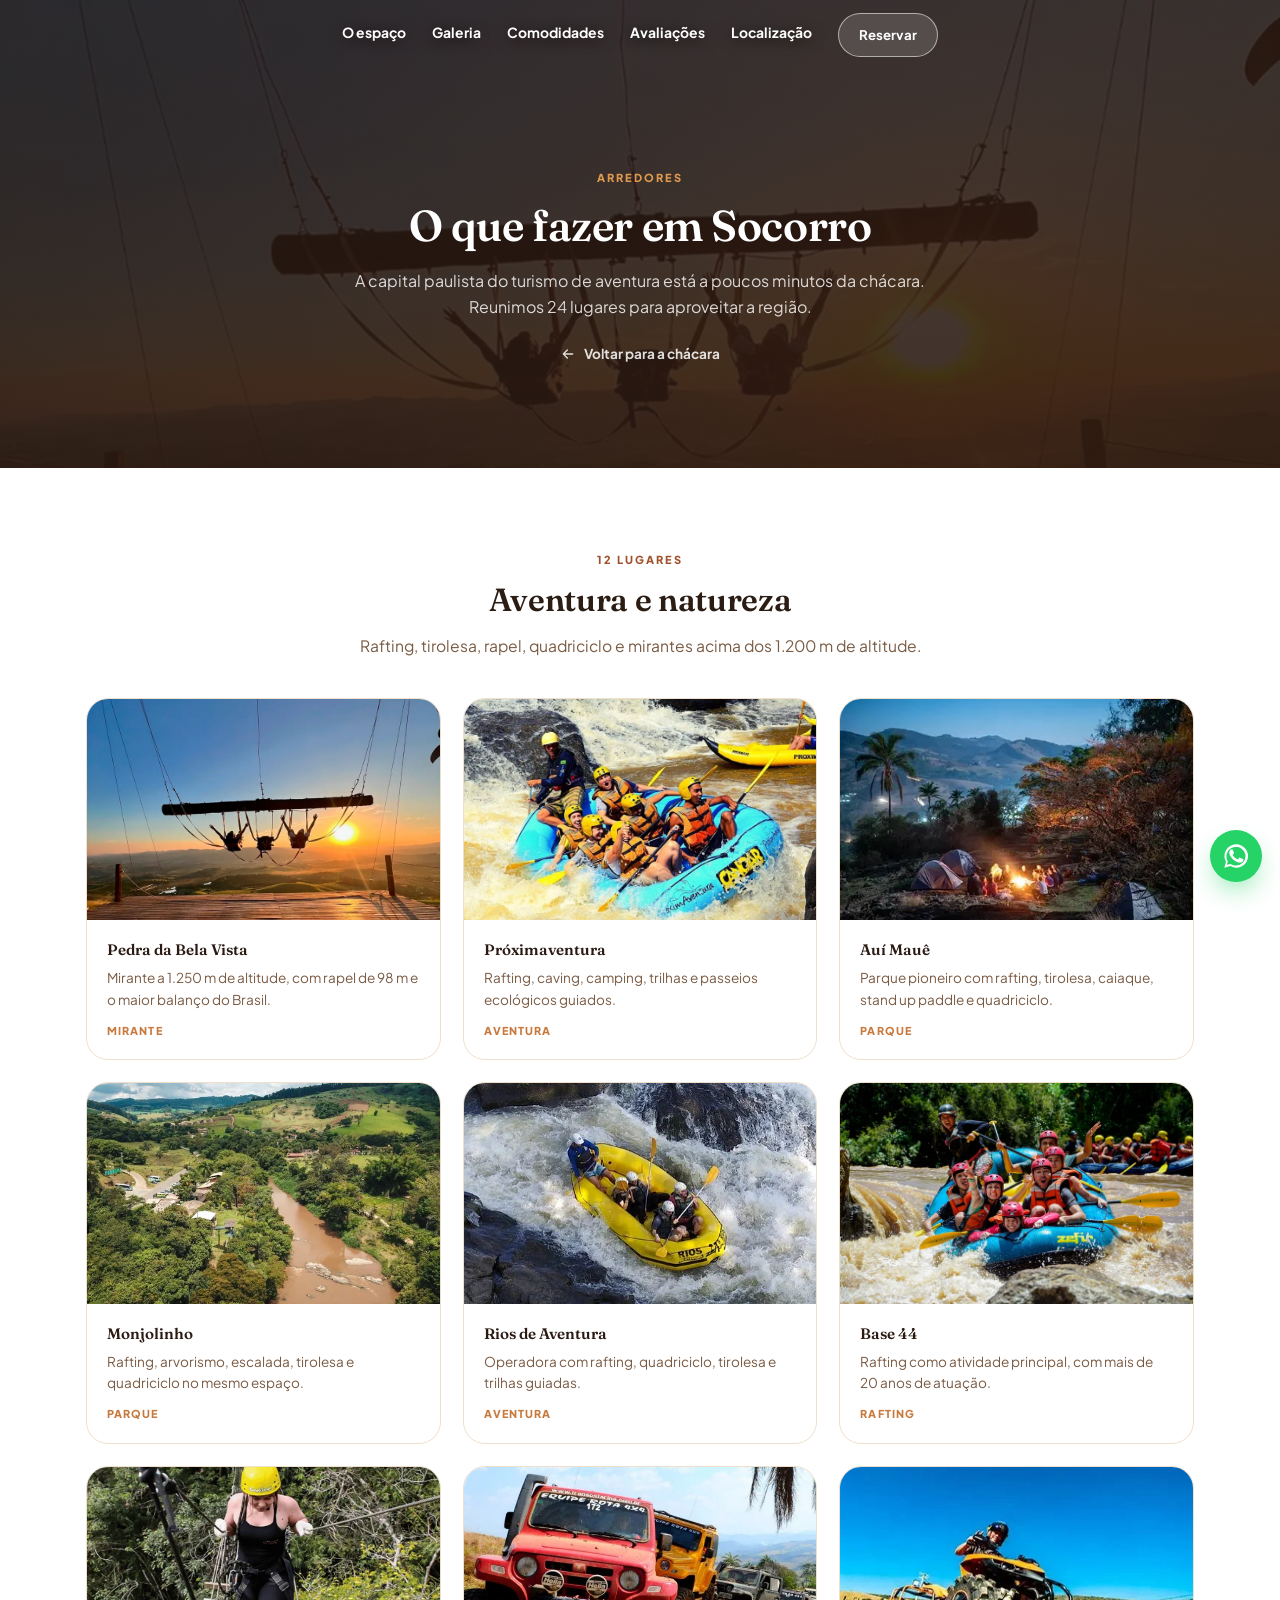
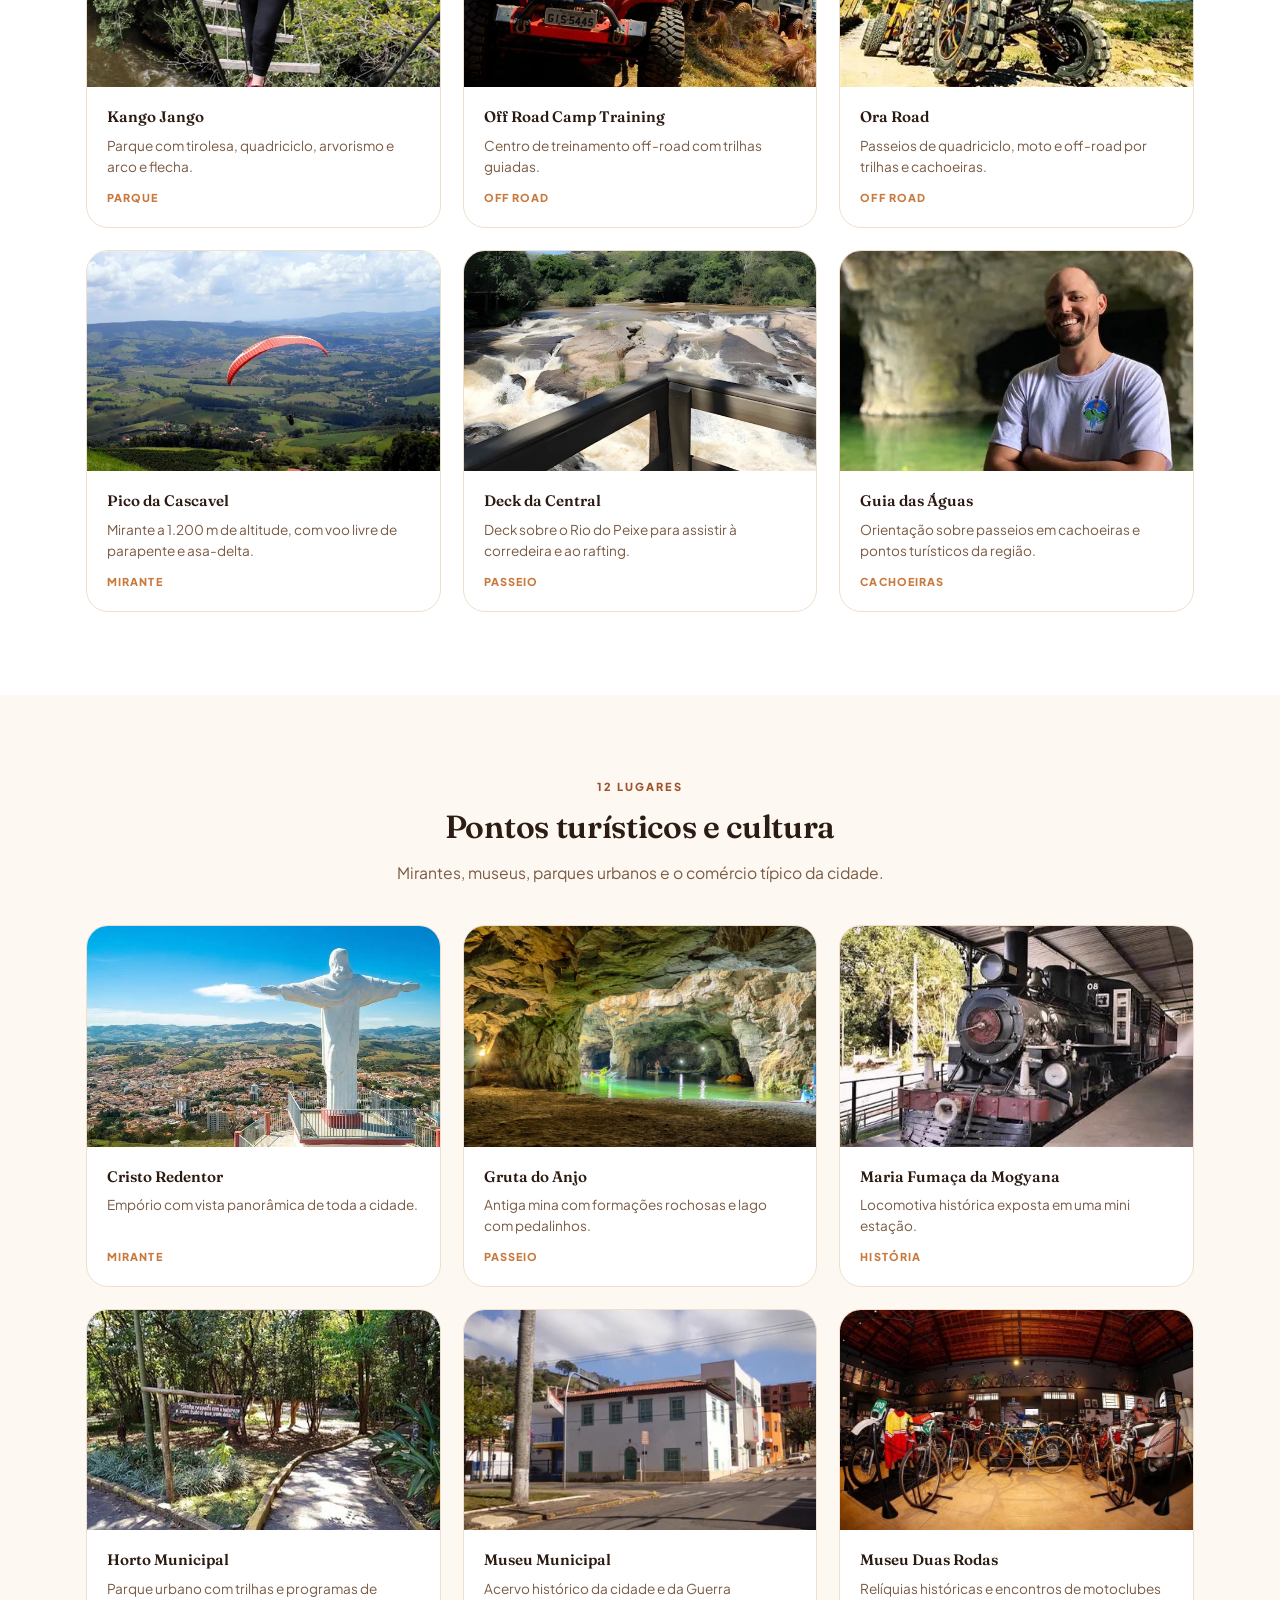
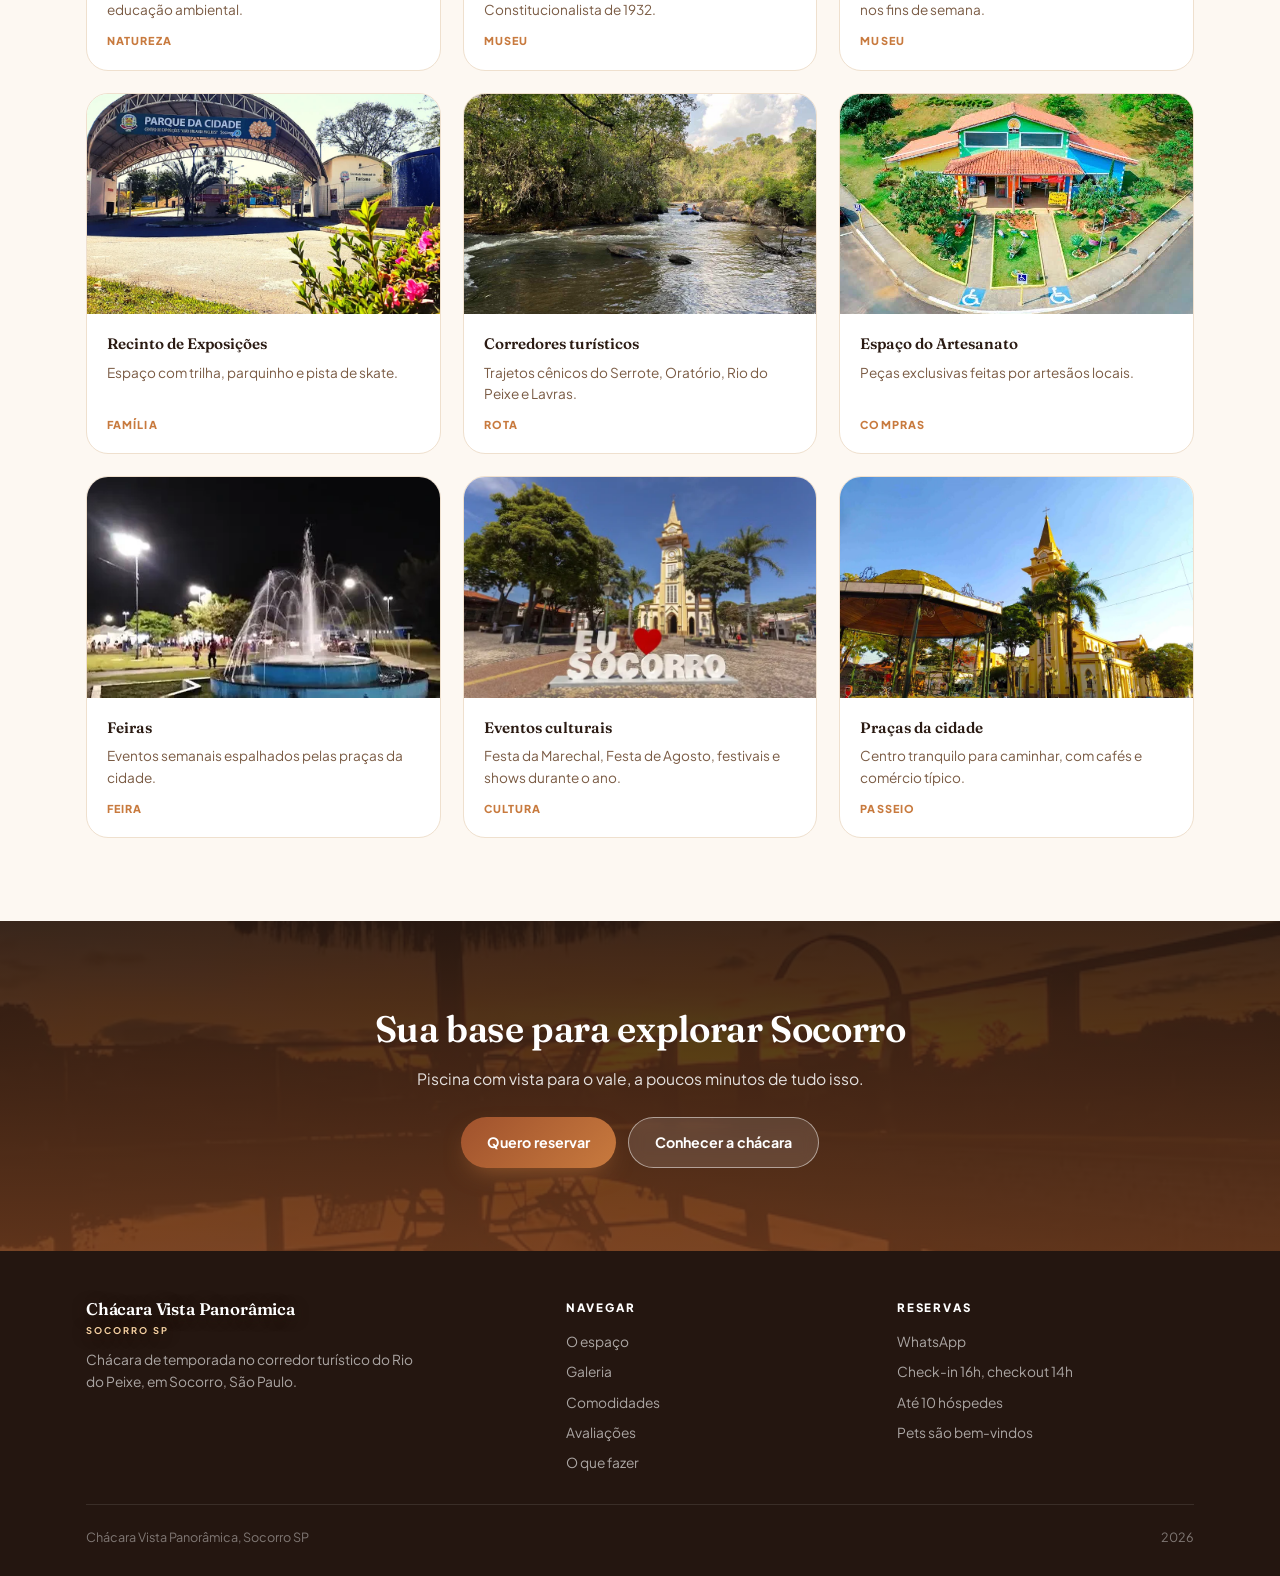
<file: o-que-fazer.html>
<!DOCTYPE html>
<html lang="pt-BR">
<head>
<meta charset="UTF-8">
<meta name="viewport" content="width=device-width, initial-scale=1">
<title>O que fazer em Socorro SP | Chácara Vista Panorâmica</title>
<meta name="description" content="Guia com 24 atrações de Socorro SP: parques de aventura, rafting, tirolesa, mirantes, museus e pontos turísticos, a poucos minutos da chácara.">
<meta name="theme-color" content="#6B3A1E">
<link rel="icon" href="data:image/svg+xml,%3Csvg xmlns='http://www.w3.org/2000/svg' viewBox='0 0 24 24' fill='none' stroke='%23C87A3E' stroke-width='2' stroke-linecap='round' stroke-linejoin='round'%3E%3Cpath d='M3 20h18'/%3E%3Cpath d='M5 20V9l7-5 7 5v11'/%3E%3Cpath d='M9 20v-6h6v6'/%3E%3C/svg%3E">

<link rel="preconnect" href="https://fonts.googleapis.com">
<link rel="preconnect" href="https://fonts.gstatic.com" crossorigin>
<link href="https://fonts.googleapis.com/css2?family=Fraunces:opsz,wght@9..144,400;9..144,600&family=Plus+Jakarta+Sans:wght@400;500;600;700;800&display=swap" rel="stylesheet">
<link rel="stylesheet" href="assets/css/style.css">
</head>
<body>

<!-- ============ NAV ============ -->
<header class="nav" id="nav">
  <div class="nav-inner">
    <nav class="nav-links" id="menu">
      <a href="index.html#espaco">O espaço</a>
      <a href="index.html#galeria">Galeria</a>
      <a href="index.html#comodidades">Comodidades</a>
      <a href="index.html#avaliacoes">Avaliações</a>
      <a href="index.html#localizacao">Localização</a>
      <button type="button" class="btn btn-ghost nav-cta" data-modal="reserva">Reservar</button>
    </nav>
    <button class="burger" id="burger" aria-label="Abrir menu" aria-expanded="false"><span></span></button>
  </div>
</header>

<!-- ============ HERO INTERNO ============ -->
<section class="hero-int">
  <div class="hero-bg">
    <img src="assets/socorro/pedra-bela-vista.webp" alt="Vista da Pedra da Bela Vista, em Socorro" fetchpriority="high">
  </div>
  <div class="wrap">
    <span class="eyebrow">Arredores</span>
    <h1>O que fazer em Socorro</h1>
    <p>
      A capital paulista do turismo de aventura está a poucos minutos da chácara.
      Reunimos 24 lugares para aproveitar a região.
    </p>
    <a class="voltar" href="index.html">
      <svg viewBox="0 0 24 24"><path d="M19 12H5M11 18l-6-6 6-6"/></svg>
      Voltar para a chácara
    </a>
  </div>
</section>

<!-- ============ AVENTURA ============ -->
<section>
  <div class="wrap">
    <div class="sec-head center rv">
      <span class="eyebrow">12 lugares</span>
      <h2>Aventura e natureza</h2>
      <p class="lead">Rafting, tirolesa, rapel, quadriciclo e mirantes acima dos 1.200 m de altitude.</p>
    </div>

    <div class="grid-3">
      <article class="at-card rv">
        <div class="ph"><img src="assets/socorro/pedra-bela-vista.webp" alt="Pedra da Bela Vista" loading="lazy"></div>
        <div class="at-body"><b>Pedra da Bela Vista</b><p>Mirante a 1.250 m de altitude, com rapel de 98 m e o maior balanço do Brasil.</p><span class="at-tag">Mirante</span></div>
      </article>
      <article class="at-card rv" data-d="1">
        <div class="ph"><img src="assets/socorro/proximaventura.webp" alt="Próximaventura" loading="lazy"></div>
        <div class="at-body"><b>Próximaventura</b><p>Rafting, caving, camping, trilhas e passeios ecológicos guiados.</p><span class="at-tag">Aventura</span></div>
      </article>
      <article class="at-card rv" data-d="2">
        <div class="ph"><img src="assets/socorro/aui-maue.webp" alt="Auí Mauê" loading="lazy"></div>
        <div class="at-body"><b>Auí Mauê</b><p>Parque pioneiro com rafting, tirolesa, caiaque, stand up paddle e quadriciclo.</p><span class="at-tag">Parque</span></div>
      </article>

      <article class="at-card rv">
        <div class="ph"><img src="assets/socorro/monjolinho.webp" alt="Monjolinho" loading="lazy"></div>
        <div class="at-body"><b>Monjolinho</b><p>Rafting, arvorismo, escalada, tirolesa e quadriciclo no mesmo espaço.</p><span class="at-tag">Parque</span></div>
      </article>
      <article class="at-card rv" data-d="1">
        <div class="ph"><img src="assets/socorro/rios-de-aventura.webp" alt="Rios de Aventura" loading="lazy"></div>
        <div class="at-body"><b>Rios de Aventura</b><p>Operadora com rafting, quadriciclo, tirolesa e trilhas guiadas.</p><span class="at-tag">Aventura</span></div>
      </article>
      <article class="at-card rv" data-d="2">
        <div class="ph"><img src="assets/socorro/base-44.webp" alt="Base 44" loading="lazy"></div>
        <div class="at-body"><b>Base 44</b><p>Rafting como atividade principal, com mais de 20 anos de atuação.</p><span class="at-tag">Rafting</span></div>
      </article>

      <article class="at-card rv">
        <div class="ph"><img src="assets/socorro/kango-jango.webp" alt="Kango Jango" loading="lazy"></div>
        <div class="at-body"><b>Kango Jango</b><p>Parque com tirolesa, quadriciclo, arvorismo e arco e flecha.</p><span class="at-tag">Parque</span></div>
      </article>
      <article class="at-card rv" data-d="1">
        <div class="ph"><img src="assets/socorro/off-road.webp" alt="Off Road Camp Training" loading="lazy"></div>
        <div class="at-body"><b>Off Road Camp Training</b><p>Centro de treinamento off-road com trilhas guiadas.</p><span class="at-tag">Off road</span></div>
      </article>
      <article class="at-card rv" data-d="2">
        <div class="ph"><img src="assets/socorro/ora-road.webp" alt="Ora Road" loading="lazy"></div>
        <div class="at-body"><b>Ora Road</b><p>Passeios de quadriciclo, moto e off-road por trilhas e cachoeiras.</p><span class="at-tag">Off road</span></div>
      </article>

      <article class="at-card rv">
        <div class="ph"><img src="assets/socorro/pico-cascavel.webp" alt="Pico da Cascavel" loading="lazy"></div>
        <div class="at-body"><b>Pico da Cascavel</b><p>Mirante a 1.200 m de altitude, com voo livre de parapente e asa-delta.</p><span class="at-tag">Mirante</span></div>
      </article>
      <article class="at-card rv" data-d="1">
        <div class="ph"><img src="assets/socorro/deck-central.webp" alt="Deck da Central" loading="lazy"></div>
        <div class="at-body"><b>Deck da Central</b><p>Deck sobre o Rio do Peixe para assistir à corredeira e ao rafting.</p><span class="at-tag">Passeio</span></div>
      </article>
      <article class="at-card rv" data-d="2">
        <div class="ph"><img src="assets/socorro/guia-aguas.webp" alt="Guia das Águas" loading="lazy"></div>
        <div class="at-body"><b>Guia das Águas</b><p>Orientação sobre passeios em cachoeiras e pontos turísticos da região.</p><span class="at-tag">Cachoeiras</span></div>
      </article>
    </div>
  </div>
</section>

<!-- ============ PONTOS TURÍSTICOS ============ -->
<section style="background:var(--papel)">
  <div class="wrap">
    <div class="sec-head center rv">
      <span class="eyebrow">12 lugares</span>
      <h2>Pontos turísticos e cultura</h2>
      <p class="lead">Mirantes, museus, parques urbanos e o comércio típico da cidade.</p>
    </div>

    <div class="grid-3">
      <article class="at-card rv">
        <div class="ph"><img src="assets/socorro/cristo-redentor.webp" alt="Cristo Redentor de Socorro" loading="lazy"></div>
        <div class="at-body"><b>Cristo Redentor</b><p>Empório com vista panorâmica de toda a cidade.</p><span class="at-tag">Mirante</span></div>
      </article>
      <article class="at-card rv" data-d="1">
        <div class="ph"><img src="assets/socorro/gruta-do-anjo.webp" alt="Gruta do Anjo" loading="lazy"></div>
        <div class="at-body"><b>Gruta do Anjo</b><p>Antiga mina com formações rochosas e lago com pedalinhos.</p><span class="at-tag">Passeio</span></div>
      </article>
      <article class="at-card rv" data-d="2">
        <div class="ph"><img src="assets/socorro/maria-fumaca.webp" alt="Maria Fumaça da Mogyana" loading="lazy"></div>
        <div class="at-body"><b>Maria Fumaça da Mogyana</b><p>Locomotiva histórica exposta em uma mini estação.</p><span class="at-tag">História</span></div>
      </article>

      <article class="at-card rv">
        <div class="ph"><img src="assets/socorro/horto.webp" alt="Horto Municipal" loading="lazy"></div>
        <div class="at-body"><b>Horto Municipal</b><p>Parque urbano com trilhas e programas de educação ambiental.</p><span class="at-tag">Natureza</span></div>
      </article>
      <article class="at-card rv" data-d="1">
        <div class="ph"><img src="assets/socorro/museu-municipal.webp" alt="Museu Municipal" loading="lazy"></div>
        <div class="at-body"><b>Museu Municipal</b><p>Acervo histórico da cidade e da Guerra Constitucionalista de 1932.</p><span class="at-tag">Museu</span></div>
      </article>
      <article class="at-card rv" data-d="2">
        <div class="ph"><img src="assets/socorro/museu-duas-rodas.webp" alt="Museu Duas Rodas" loading="lazy"></div>
        <div class="at-body"><b>Museu Duas Rodas</b><p>Relíquias históricas e encontros de motoclubes nos fins de semana.</p><span class="at-tag">Museu</span></div>
      </article>

      <article class="at-card rv">
        <div class="ph"><img src="assets/socorro/parque-da-cidade.webp" alt="Recinto de Exposições" loading="lazy"></div>
        <div class="at-body"><b>Recinto de Exposições</b><p>Espaço com trilha, parquinho e pista de skate.</p><span class="at-tag">Família</span></div>
      </article>
      <article class="at-card rv" data-d="1">
        <div class="ph"><img src="assets/socorro/corredores.webp" alt="Corredores turísticos de Socorro" loading="lazy"></div>
        <div class="at-body"><b>Corredores turísticos</b><p>Trajetos cênicos do Serrote, Oratório, Rio do Peixe e Lavras.</p><span class="at-tag">Rota</span></div>
      </article>
      <article class="at-card rv" data-d="2">
        <div class="ph"><img src="assets/socorro/artesanato.webp" alt="Espaço do Artesanato" loading="lazy"></div>
        <div class="at-body"><b>Espaço do Artesanato</b><p>Peças exclusivas feitas por artesãos locais.</p><span class="at-tag">Compras</span></div>
      </article>

      <article class="at-card rv">
        <div class="ph"><img src="assets/socorro/feiras.webp" alt="Feiras de Socorro" loading="lazy"></div>
        <div class="at-body"><b>Feiras</b><p>Eventos semanais espalhados pelas praças da cidade.</p><span class="at-tag">Feira</span></div>
      </article>
      <article class="at-card rv" data-d="1">
        <div class="ph"><img src="assets/socorro/igreja-matriz.webp" alt="Igreja Matriz de Socorro" loading="lazy"></div>
        <div class="at-body"><b>Eventos culturais</b><p>Festa da Marechal, Festa de Agosto, festivais e shows durante o ano.</p><span class="at-tag">Cultura</span></div>
      </article>
      <article class="at-card rv" data-d="2">
        <div class="ph"><img src="assets/socorro/pracas.webp" alt="Praças de Socorro" loading="lazy"></div>
        <div class="at-body"><b>Praças da cidade</b><p>Centro tranquilo para caminhar, com cafés e comércio típico.</p><span class="at-tag">Passeio</span></div>
      </article>
    </div>
  </div>
</section>

<!-- ============ CTA ============ -->
<section class="cta">
  <div class="cta-bg"><img src="assets/fotos/piscina-10.webp" alt="" aria-hidden="true" loading="lazy"></div>
  <div class="wrap cta-inner">
    <div class="rv">
      <h2>Sua base para explorar Socorro</h2>
      <p>Piscina com vista para o vale, a poucos minutos de tudo isso.</p>
      <div class="cta-btns">
        <button type="button" class="btn btn-primary" data-modal="reserva">Quero reservar</button>
        <a class="btn btn-ghost" href="index.html#galeria">Conhecer a chácara</a>
      </div>
    </div>
  </div>
</section>

<!-- ============ FOOTER ============ -->
<footer>
  <div class="wrap">
    <div class="f-grid">
      <div>
        <a href="index.html" class="logo">
          <span>Chácara Vista Panorâmica<small>Socorro SP</small></span>
        </a>
        <p style="max-width:34ch">
          Chácara de temporada no corredor turístico do Rio do Peixe, em Socorro, São Paulo.
        </p>
      </div>
      <div>
        <h4>Navegar</h4>
        <ul>
          <li><a href="index.html#espaco">O espaço</a></li>
          <li><a href="index.html#galeria">Galeria</a></li>
          <li><a href="index.html#comodidades">Comodidades</a></li>
          <li><a href="index.html#avaliacoes">Avaliações</a></li>
          <li><a href="o-que-fazer.html">O que fazer</a></li>
        </ul>
      </div>
      <div>
        <h4>Reservas</h4>
        <ul>
          <li><a href="https://wa.me/5519994013782" target="_blank" rel="noopener">WhatsApp</a></li>
          <li>Check-in 16h, checkout 14h</li>
          <li>Até 10 hóspedes</li>
          <li>Pets são bem-vindos</li>
        </ul>
      </div>
    </div>
    <div class="f-bottom">
      <span>Chácara Vista Panorâmica, Socorro SP</span>
      <span id="ano"></span>
    </div>
  </div>
</footer>

<a class="float-wa" href="https://wa.me/5519994013782?text=Ol%C3%A1%20Bruna!%20Vi%20o%20site%20da%20ch%C3%A1cara%20e%20queria%20saber%20sobre%20disponibilidade." target="_blank" rel="noopener" aria-label="Falar no WhatsApp">
  <svg viewBox="0 0 24 24"><path d="M17.5 14.4c-.3-.2-1.8-.9-2-1-.3-.1-.5-.2-.7.1s-.8 1-.9 1.2c-.2.2-.3.2-.6.1-.3-.2-1.3-.5-2.4-1.5-.9-.8-1.5-1.8-1.6-2.1-.2-.3 0-.4.1-.6l.5-.5c.1-.2.2-.3.3-.5 0-.2 0-.4 0-.5 0-.2-.7-1.6-.9-2.2-.2-.6-.5-.5-.7-.5h-.6c-.2 0-.5.1-.8.4s-1 1-1 2.5 1.1 2.9 1.2 3.1c.2.2 2.1 3.2 5.1 4.5.7.3 1.3.5 1.7.6.7.2 1.4.2 1.9.1.6-.1 1.8-.7 2-1.4.3-.7.3-1.3.2-1.4-.1-.2-.3-.2-.6-.4zM12 2a10 10 0 00-8.6 15L2 22l5.2-1.4A10 10 0 1012 2zm0 18.2c-1.6 0-3.1-.4-4.4-1.2l-.3-.2-3.1.8.8-3-.2-.3A8.2 8.2 0 1120.2 12 8.2 8.2 0 0112 20.2z"/></svg>
</a>

<!-- ============ POP-UP DE RESERVA ============ -->
<div class="modal" id="modalReserva" role="dialog" aria-modal="true" aria-labelledby="tituloReserva">
  <div class="modal-box">
    <div class="modal-head">
      <div>
        <h3 id="tituloReserva">Vamos reservar?</h3>
        <p>Preencha e abrimos o WhatsApp com tudo pronto.</p>
      </div>
      <button type="button" class="modal-x" data-fechar aria-label="Fechar"><svg viewBox="0 0 24 24"><path d="M6 6l12 12M18 6L6 18"/></svg></button>
    </div>

    <form id="formReserva" novalidate>
      <div class="duo">
        <div class="campo"><label for="rIn">Check-in</label><input type="date" id="rIn" name="checkin"></div>
        <div class="campo"><label for="rOut">Check-out</label><input type="date" id="rOut" name="checkout"></div>
      </div>

      <div class="campo">
        <label>Quantos hóspedes?</label>
        <div class="opcoes">
          <input type="radio" name="hospedes" id="h1" value="1"><label for="h1">1</label>
          <input type="radio" name="hospedes" id="h2" value="2" checked><label for="h2">2</label>
          <input type="radio" name="hospedes" id="h3" value="3"><label for="h3">3</label>
          <input type="radio" name="hospedes" id="h4" value="4"><label for="h4">4</label>
          <input type="radio" name="hospedes" id="h5" value="5 a 6"><label for="h5">5 a 6</label>
          <input type="radio" name="hospedes" id="h6" value="7 a 10"><label for="h6">7 a 10</label>
          <input type="radio" name="hospedes" id="h7" value="mais de 10"><label for="h7">10+</label>
        </div>
      </div>

      <div class="campo">
        <label>O que você procura? (opcional)</label>
        <div class="opcoes">
          <input type="radio" name="perfil" id="p0" value="" checked><label for="p0">Não informar</label>
          <input type="radio" name="perfil" id="p1" value="Casa inteira"><label for="p1">Casa inteira</label>
          <input type="radio" name="perfil" id="p2" value="Família"><label for="p2">Família</label>
          <input type="radio" name="perfil" id="p3" value="A dois"><label for="p3">A dois</label>
          <input type="radio" name="perfil" id="p4" value="Amigos"><label for="p4">Amigos</label>
          <input type="radio" name="perfil" id="p5" value="Evento"><label for="p5">Evento</label>
        </div>
      </div>

      <div class="campo"><label for="rNome">Seu nome</label><input type="text" id="rNome" name="nome" placeholder="Como podemos te chamar?" autocomplete="name"></div>
      <div class="campo"><label for="rObs">Observação (opcional)</label><textarea id="rObs" name="obs" placeholder="Ex.: chegada após as 22h, precisa de berço"></textarea></div>

      <div class="previa">
        <h4>Prévia da mensagem</h4>
        <pre id="previaTexto"></pre>
      </div>

      <div class="modal-acoes">
        <button type="button" class="btn-voltar" data-fechar>Voltar</button>
        <button type="submit" class="btn btn-wa">
          Enviar no WhatsApp
          <svg viewBox="0 0 24 24" fill="currentColor"><path d="M17.5 14.4c-.3-.2-1.8-.9-2-1-.3-.1-.5-.2-.7.1s-.8 1-.9 1.2c-.2.2-.3.2-.6.1-.3-.2-1.3-.5-2.4-1.5-.9-.8-1.5-1.8-1.6-2.1-.2-.3 0-.4.1-.6l.5-.5c.1-.2.2-.3.3-.5 0-.2 0-.4 0-.5 0-.2-.7-1.6-.9-2.2-.2-.6-.5-.5-.7-.5h-.6c-.2 0-.5.1-.8.4s-1 1-1 2.5 1.1 2.9 1.2 3.1c.2.2 2.1 3.2 5.1 4.5.7.3 1.3.5 1.7.6.7.2 1.4.2 1.9.1.6-.1 1.8-.7 2-1.4.3-.7.3-1.3.2-1.4-.1-.2-.3-.2-.6-.4zM12 2a10 10 0 00-8.6 15L2 22l5.2-1.4A10 10 0 1012 2z"/></svg>
        </button>
      </div>

      <p class="modal-pe">Bairro do Rio do Peixe, Socorro SP</p>
    </form>
  </div>
</div>

<script src="assets/js/site.js"></script>
</body>
</html>
</file>
<file: assets/css/style.css>
/* ===================================================================
   CHACARA VISTA PANORAMICA  |  Socorro / SP
   Folha de estilo unica, usada por index.html e o-que-fazer.html
   =================================================================== */

:root{
  /* Paleta tirada da foto do por do sol da chacara */
  --sol-900:#2A1A12;
  --sol-800:#412414;
  --sol-700:#6B3A1E;
  --sol-600:#A0522D;
  --sol-500:#C87A3E;
  --sol-400:#E09A4F;
  --sol-300:#F5B45F;
  --sol-200:#F8D3A3;
  --sol-100:#FBEBD6;
  --sol-50:#FDF6EE;
  --agua:#3E8E96;

  --branco:#FFFFFF;
  --papel:#FDF8F2;
  --texto:#2C1D14;
  --texto-suave:#7A5B44;
  --borda:#EFE0CE;
  --dourado:#F5A623;

  --sombra-sm:0 2px 10px rgba(107,58,30,.08);
  --sombra:0 14px 40px -14px rgba(107,58,30,.24);

  --raio:16px;
  --raio-lg:22px;
  --max:1160px;
  --nav-h:70px;
  --gap:22px;
}

*{margin:0;padding:0;box-sizing:border-box}
html{scroll-behavior:smooth;scroll-padding-top:84px;-webkit-text-size-adjust:100%}
body{
  font-family:'Plus Jakarta Sans',-apple-system,BlinkMacSystemFont,'Segoe UI',sans-serif;
  color:var(--texto);background:var(--branco);
  line-height:1.62;overflow-x:hidden;font-size:15.5px;
}
img{display:block;max-width:100%}
a{color:inherit;text-decoration:none}
button{font:inherit;cursor:pointer;border:none;background:none;color:inherit}
::selection{background:var(--sol-500);color:#fff}

.wrap{width:100%;max-width:var(--max);margin-inline:auto;padding-inline:26px}

/* line-height folgado de proposito: a Fraunces tem descidas longas no g, no p,
   no y e no cedilha, e com 1.2 elas encostavam no bloco de baixo */
h1,h2,h3{font-family:'Fraunces',Georgia,serif;font-weight:600;line-height:1.28;letter-spacing:-.01em}
h2{font-size:clamp(1.5rem,2.7vw,2rem)}
h3{font-size:1.05rem;line-height:1.42}

.eyebrow{
  display:block;font-size:.69rem;font-weight:800;letter-spacing:.18em;text-transform:uppercase;
  color:var(--sol-600);margin-bottom:11px;font-family:'Plus Jakarta Sans',sans-serif;
}
.lead{color:var(--texto-suave);font-size:.98rem;max-width:56ch}

section{padding:clamp(56px,6.5vw,88px) 0;position:relative}
.sec-head{max-width:600px;margin-bottom:40px}
.sec-head.center{margin-inline:auto;text-align:center}
.sec-head.center .lead{margin-inline:auto}
.sec-head p{margin-top:12px}

/* ---------- Botoes ---------- */
.btn{
  display:inline-flex;align-items:center;justify-content:center;gap:9px;
  padding:13px 26px;border-radius:100px;font-weight:700;font-size:.89rem;white-space:nowrap;
  transition:transform .25s cubic-bezier(.34,1.4,.5,1),box-shadow .25s,background .25s,color .25s,border-color .25s;
}
.btn svg{width:17px;height:17px;flex-shrink:0}
.btn-primary{background:linear-gradient(135deg,var(--sol-600),var(--sol-500));color:#fff;box-shadow:0 10px 26px -10px rgba(200,122,62,.65)}
.btn-primary:hover{transform:translateY(-3px);box-shadow:0 18px 34px -12px rgba(200,122,62,.75)}

/* Brilho lento atravessando os CTAs */
.btn-primary,.btn-wa{position:relative;overflow:hidden}
.btn-primary::after,.btn-wa::after{
  content:"";position:absolute;top:-20%;left:-70%;width:42%;height:140%;
  background:linear-gradient(100deg,transparent,rgba(255,255,255,.5),transparent);
  transform:skewX(-22deg);pointer-events:none;
  animation:brilho 5.5s cubic-bezier(.4,0,.2,1) infinite;
}
.btn-wa::after{animation-delay:1.2s}
@keyframes brilho{
  0%{left:-70%}
  38%{left:135%}
  100%{left:135%}
}
.btn-ghost{background:rgba(255,255,255,.12);color:#fff;border:1.5px solid rgba(255,255,255,.5);backdrop-filter:blur(8px)}
.btn-ghost:hover{background:#fff;color:var(--sol-700);transform:translateY(-3px);border-color:#fff}
.btn-outline{background:#fff;color:var(--sol-700);border:1.5px solid var(--borda);box-shadow:var(--sombra-sm)}
.btn-outline:hover{border-color:var(--sol-400);transform:translateY(-3px);box-shadow:var(--sombra)}

/* ---------- Navegacao ---------- */
.nav{position:fixed;inset:0 0 auto 0;z-index:90;height:var(--nav-h);display:flex;align-items:center;transition:background .35s,box-shadow .35s}
.nav-inner{width:100%;max-width:var(--max);margin-inline:auto;padding-inline:26px;display:flex;align-items:center;justify-content:center;gap:26px}
/* Transparente sobre o hero, com texto branco e sombra para leitura */
.nav{background:transparent;box-shadow:none}
.logo{
  display:flex;align-items:center;font-family:'Fraunces',serif;font-weight:600;font-size:1.05rem;
  color:#fff;transition:color .35s;line-height:1.3;letter-spacing:-.01em;
  text-shadow:0 2px 14px rgba(42,26,18,.85);
}
.logo small{display:block;font-family:'Plus Jakarta Sans',sans-serif;font-size:.58rem;font-weight:700;letter-spacing:.22em;text-transform:uppercase;color:var(--sol-200);margin-top:3px}
.nav-links{display:flex;gap:26px;align-items:center;justify-content:center}
.nav-links a:not(.btn){
  font-size:.87rem;font-weight:700;color:#fff;transition:color .25s;
  position:relative;padding-bottom:3px;
  text-shadow:0 2px 14px rgba(42,26,18,.9);
}
.nav-links a:not(.btn)::after{
  content:"";position:absolute;left:0;bottom:0;height:2px;width:0;border-radius:2px;
  background:linear-gradient(90deg,var(--sol-400),var(--sol-200));transition:width .3s;
}
.nav-links a:not(.btn):hover{color:var(--sol-200)}
.nav-links a:not(.btn):hover::after{width:100%}
.nav-cta{padding:10px 20px;font-size:.83rem;text-shadow:none}
.nav .btn-ghost{
  background:rgba(255,255,255,.14);border-color:rgba(255,255,255,.55);color:#fff;
  backdrop-filter:blur(10px);box-shadow:none;
}
.nav .btn-ghost:hover{background:#fff;color:var(--sol-700);border-color:#fff}

/* Ao rolar: vidro claro com texto azul */
.nav.solid{
  background:rgba(255,255,255,.94);
  backdrop-filter:blur(18px) saturate(180%);
  box-shadow:0 1px 0 var(--borda),0 8px 26px -18px rgba(42,26,18,.4);
}
.nav.solid .logo{color:var(--sol-900);text-shadow:none}
.nav.solid .logo small{color:var(--sol-600)}
.nav.solid .nav-links a:not(.btn){color:var(--sol-800);text-shadow:none}
.nav.solid .nav-links a:not(.btn)::after{background:linear-gradient(90deg,var(--sol-600),var(--sol-400))}
.nav.solid .nav-links a:not(.btn):hover{color:var(--sol-600)}
.nav.solid .btn-ghost{
  background:linear-gradient(135deg,var(--sol-600),var(--sol-500));
  border-color:transparent;color:#fff;box-shadow:0 10px 22px -10px rgba(200,122,62,.6);
}

.burger{display:none;width:42px;height:42px;border-radius:11px;place-items:center}
.burger span{display:block;width:22px;height:2.5px;background:#fff;border-radius:2px;position:relative;transition:background .3s;box-shadow:0 1px 8px rgba(42,26,18,.7)}
.burger span::before,.burger span::after{content:"";position:absolute;left:0;width:22px;height:2.5px;background:inherit;border-radius:2px;transition:transform .3s;box-shadow:inherit}
.burger span::before{top:-6.5px}.burger span::after{top:6.5px}
.nav.solid .burger span,.nav.solid .burger span::before,.nav.solid .burger span::after{background:var(--sol-800);box-shadow:none}
.nav.open .burger span{background:transparent!important}
.nav.open .burger span::before{transform:translateY(6px) rotate(45deg);background:var(--sol-900)}
.nav.open .burger span::after{transform:translateY(-6px) rotate(-45deg);background:var(--sol-900)}

/* ---------- HERO ---------- */
/* min-height em duas linhas, e nesta ordem. Ver a explicacao no bloco mobile. */
.hero{position:relative;min-height:100vh;min-height:100lvh;display:flex;align-items:center;padding:calc(var(--nav-h) + 40px) 0 60px;overflow:hidden;background:var(--sol-900)}
.hero-bg{position:absolute;inset:0}
/* display:contents tira o <picture> do layout, entao a <img> continua sendo
   filha direta de .hero-bg e as regras abaixo valem sem mudanca */
.hero-bg picture{display:contents}
/* Sem animacao de zoom. A que existia aqui comecava em scale(1.08) e levava
   20 segundos para chegar em scale(1): nos primeiros segundos a foto aparecia
   8% ampliada, ou seja, com cerca de 4% cortado de cada lado. A imagem que
   entra e a imagem que aparece, sem corte e sem movimento. */
.hero-bg img{width:100%;height:100%;object-fit:cover;object-position:center 45%}
/* Degrade azul apenas do lado esquerdo: a foto fica limpa a direita */
.hero-bg::after{
  content:"";position:absolute;inset:0;
  background:linear-gradient(90deg,
    rgba(42,26,18,.94) 0%,
    rgba(65,36,20,.86) 22%,
    rgba(107,58,30,.5) 44%,
    rgba(107,58,30,.16) 62%,
    transparent 80%);
}
.hero-inner{position:relative;z-index:2;width:100%;max-width:var(--max);margin-inline:auto;padding:0 26px}
.hero-content{max-width:560px;text-align:left;display:flex;flex-direction:column;align-items:flex-start}
.hero-selo{
  display:inline-flex;align-items:center;gap:8px;margin-bottom:22px;
  padding:8px 18px;border-radius:100px;
  background:rgba(255,255,255,.13);border:1px solid rgba(255,255,255,.3);backdrop-filter:blur(10px);
  color:#fff;font-size:.72rem;font-weight:700;letter-spacing:.14em;text-transform:uppercase;
}
.hero-selo svg{width:13px;height:13px;stroke:var(--sol-300);fill:none;stroke-width:2;stroke-linecap:round;stroke-linejoin:round}
.hero h1{font-size:clamp(2rem,4.6vw,3.2rem);color:#fff;letter-spacing:-.02em;text-shadow:0 6px 34px rgba(42,26,18,.5)}
.hero h1 span{display:block;color:var(--sol-200)}
.hero p.sub{color:rgba(255,255,255,.9);font-size:clamp(.96rem,1.4vw,1.06rem);margin:18px 0 30px;max-width:44ch;text-shadow:0 2px 18px rgba(42,26,18,.6)}
.hero-ctas{display:flex;flex-wrap:wrap;gap:12px}

/* Faixa de beneficios logo abaixo do hero */
.faixa-benef{
  background:linear-gradient(135deg,var(--sol-800),var(--sol-600) 55%,var(--sol-500));
  overflow:hidden;padding:0;
}
.benef-linha{display:flex;overflow:hidden;padding:15px 0}
.benef-track{display:flex;flex-shrink:0;animation:corre 40s linear infinite}
.benef-track span{
  display:inline-flex;align-items:center;white-space:nowrap;
  font-size:.85rem;font-weight:700;color:#fff;letter-spacing:.04em;
}
.benef-track span::after{content:"";width:5px;height:5px;border-radius:50%;background:rgba(255,255,255,.55);margin:0 22px;flex-shrink:0}

/* Hero interno (paginas secundarias) */
.hero-int{position:relative;min-height:52vh;display:flex;align-items:center;background:var(--sol-900);padding:calc(var(--nav-h) + 56px) 0 56px;overflow:hidden}
.hero-int .hero-bg::after{background:linear-gradient(180deg,rgba(42,26,18,.82),rgba(42,26,18,.9))}
.hero-int .wrap{position:relative;z-index:2;text-align:center}
.hero-int h1{font-size:clamp(1.9rem,3.8vw,2.7rem);color:#fff;margin-bottom:14px}
.hero-int p{color:rgba(255,255,255,.82);max-width:52ch;margin-inline:auto;font-size:1rem}
.hero-int .eyebrow{color:var(--sol-400)}
.voltar{display:inline-flex;align-items:center;gap:8px;margin-top:24px;font-size:.85rem;font-weight:700;color:#fff;opacity:.85;transition:opacity .25s,gap .25s}
.voltar:hover{opacity:1;gap:12px}
.voltar svg{width:16px;height:16px;stroke:currentColor;fill:none;stroke-width:2;stroke-linecap:round;stroke-linejoin:round}

/* ---------- Sobre (colunas de altura identica) ---------- */
.sobre{background:var(--branco)}
.sobre-grid{display:grid;grid-template-columns:1fr 1fr;gap:clamp(32px,4.5vw,58px);align-items:stretch}
.sobre-txt{display:flex;flex-direction:column;justify-content:center}
.sobre-txt p{margin-top:14px;color:var(--texto-suave);font-size:.98rem;max-width:52ch}
.sobre-chips{display:grid;grid-template-columns:repeat(4,1fr);gap:10px;margin-top:26px}
.sobre-chips div{background:var(--sol-50);border:1px solid var(--borda);border-radius:14px;padding:14px 10px;text-align:center}
.sobre-chips b{display:block;font-family:'Fraunces',serif;font-size:1.2rem;color:var(--sol-700);line-height:1}
.sobre-chips small{display:block;margin-top:5px;font-size:.66rem;color:var(--texto-suave);font-weight:700;letter-spacing:.06em;text-transform:uppercase}
.sobre-art{position:relative;border-radius:var(--raio-lg);overflow:hidden;box-shadow:var(--sombra)}
.sobre-art img{position:absolute;inset:0;width:100%;height:100%;object-fit:cover}

/* ---------- Cards genericos ---------- */
.grid-3{display:grid;grid-template-columns:repeat(3,1fr);gap:var(--gap);grid-auto-rows:1fr}
.grid-2{display:grid;grid-template-columns:repeat(2,1fr);gap:var(--gap);grid-auto-rows:1fr}

.perks{background:linear-gradient(180deg,var(--sol-50),#fff)}
.perk{background:#fff;border:1px solid var(--borda);border-radius:var(--raio-lg);padding:26px 24px;display:flex;flex-direction:column;transition:transform .4s cubic-bezier(.22,1,.36,1),box-shadow .4s,border-color .4s}
.perk:hover{transform:translateY(-6px);box-shadow:var(--sombra);border-color:var(--sol-200)}
.perk-ico{width:44px;height:44px;border-radius:12px;display:grid;place-items:center;margin-bottom:15px;background:linear-gradient(140deg,var(--sol-100),var(--sol-200))}
.perk-ico svg{width:22px;height:22px;stroke:var(--sol-700);fill:none;stroke-width:1.7;stroke-linecap:round;stroke-linejoin:round}
.perk h3{margin-bottom:7px;color:var(--sol-900)}
.perk p{font-size:.89rem;color:var(--texto-suave)}

/* ---------- Galeria ---------- */
.galeria{background:var(--sol-900);color:#fff}
.galeria .eyebrow{color:var(--sol-400)}
.galeria h2{color:#fff}
.galeria .lead{color:rgba(255,255,255,.72)}
/* Blocos de categoria: as duas colunas comecam e terminam na mesma linha */
.gal-bloco{
  display:grid;grid-template-columns:1fr 1fr;gap:clamp(30px,4.5vw,56px);
  align-items:stretch;
}
.gal-bloco + .gal-bloco{margin-top:clamp(46px,6vw,76px)}
.gal-bloco.invertido .gal-txt{order:2}
.gal-txt{display:flex;flex-direction:column}
.gal-txt h3{font-size:clamp(1.3rem,2.3vw,1.7rem);color:#fff;margin-bottom:14px}
.gal-txt p{color:rgba(255,255,255,.76);font-size:.96rem;max-width:46ch}
.gal-txt p + p{margin-top:12px}

/* Duas fotos lado a lado: mantem o formato retrato, preenche a coluna
   inteira e a altura vem so do bloco de texto ao lado */
.car-viewport{position:relative;overflow:hidden;height:100%;width:100%}
/* trilho fora do fluxo: as fotos nao empurram a altura da linha */
.car-trilho{position:absolute;inset:0;display:flex;gap:12px;transition:transform .6s cubic-bezier(.22,1,.36,1)}
.car-slide{
  flex:0 0 calc(50% - 6px);height:100%;position:relative;cursor:zoom-in;
  border-radius:var(--raio-lg);overflow:hidden;background:var(--sol-800);
  box-shadow:0 20px 50px -24px rgba(42,26,18,.65);
}
.car-slide img{width:100%;height:100%;object-fit:cover;display:block}
/* Acomodacao: uma foto por vez, preenchendo a coluna inteira */
.quartos .car-trilho{gap:0}
.quartos .car-slide{flex:0 0 100%;background:var(--sol-100);border-radius:0;box-shadow:none}

/* Coluna da imagem: fotos em cima, controles logo abaixo */
.car-col{display:flex;flex-direction:column;min-width:0}
.car-col .car-viewport{flex:1;height:0;min-height:0}
.car-pe{display:flex;align-items:center;gap:16px;height:44px;flex-shrink:0;padding-top:14px}
/* a coluna de texto reserva a mesma altura, para a foto terminar na linha do texto */
.gal-txt,.quartos-lista{padding-bottom:44px}
.car-nav{display:flex;align-items:center;gap:6px}
.car-btn{
  width:24px;height:24px;display:grid;place-items:center;
  background:none;border:none;box-shadow:none;padding:0;
  transition:transform .25s,opacity .25s;
}
.car-btn svg{width:15px;height:15px;fill:none;stroke:currentColor;stroke-width:1.9;stroke-linecap:round;stroke-linejoin:round}
.car-prev:hover:not([disabled]){transform:translateX(-3px)}
.car-next:hover:not([disabled]){transform:translateX(3px)}
.car-btn[disabled]{opacity:.25;cursor:default;transform:none}

.car-pontos{display:flex;gap:6px}
.car-pontos{display:flex;gap:6px;flex-wrap:wrap;max-width:180px}
.car-pontos button{width:7px;height:7px;border-radius:50%;transition:background .3s,width .3s}
.car-contador{font-size:.79rem;font-weight:600;margin-left:auto}

/* Cores por contexto */
.galeria .car-btn{color:#fff}
.galeria .car-pontos button{background:rgba(255,255,255,.3)}
.galeria .car-pontos button.ativo{background:#fff;width:22px;border-radius:100px}
.galeria .car-contador{color:rgba(255,255,255,.6)}
.quartos .car-btn{color:var(--sol-700)}
.quartos .car-pontos button{background:var(--sol-200)}
.quartos .car-pontos button.ativo{background:var(--sol-600);width:22px;border-radius:100px}
.quartos .car-contador{color:var(--texto-suave)}

/* ---------- Lightbox ---------- */
.lb{position:fixed;inset:0;z-index:200;display:none;background:rgba(26,15,10,.96);backdrop-filter:blur(10px);align-items:center;justify-content:center;padding:26px}
.lb.on{display:flex;animation:fade .3s ease}
@keyframes fade{from{opacity:0}to{opacity:1}}
.lb img{max-width:min(1050px,92vw);max-height:82vh;border-radius:14px;box-shadow:0 40px 90px rgba(0,0,0,.6);object-fit:contain}
.lb-btn{position:absolute;width:46px;height:46px;border-radius:50%;background:rgba(255,255,255,.12);border:1px solid rgba(255,255,255,.25);display:grid;place-items:center;transition:background .25s,transform .25s}
.lb-btn:hover{background:var(--sol-600);transform:scale(1.08)}
.lb-btn svg{width:20px;height:20px;stroke:#fff;fill:none;stroke-width:2;stroke-linecap:round;stroke-linejoin:round}
.lb-prev{left:22px;top:50%;margin-top:-23px}
.lb-next{right:22px;top:50%;margin-top:-23px}
.lb-close{right:22px;top:22px}
.lb-cap{position:absolute;bottom:22px;left:0;right:0;text-align:center;color:rgba(255,255,255,.8);font-size:.84rem;font-weight:600}

/* ---------- Comodidades em faixa ---------- */
.amen{background:#fff;overflow:hidden}
.faixa{position:relative;padding:4px 0}
.faixa::before,.faixa::after{content:"";position:absolute;top:0;bottom:0;width:110px;z-index:3;pointer-events:none}
.faixa::before{left:0;background:linear-gradient(90deg,#fff,transparent)}
.faixa::after{right:0;background:linear-gradient(270deg,#fff,transparent)}
.faixa-linha{display:flex;overflow:hidden;padding:8px 0}
.faixa-track{display:flex;gap:13px;flex-shrink:0;padding-right:13px;animation:corre 46s linear infinite}
.faixa-linha.inversa .faixa-track{animation-direction:reverse;animation-duration:52s}
@keyframes corre{from{transform:translateX(0)}to{transform:translateX(-100%)}}
.pill{display:inline-flex;align-items:center;gap:10px;padding:13px 21px;border:1px solid var(--borda);border-radius:100px;background:var(--sol-50);white-space:nowrap;transition:background .3s,border-color .3s}
.pill:hover{background:#fff;border-color:var(--sol-400)}
.pill svg{width:19px;height:19px;stroke:var(--sol-600);fill:none;stroke-width:1.7;stroke-linecap:round;stroke-linejoin:round;flex-shrink:0}
.pill span{font-size:.88rem;font-weight:600;color:var(--sol-900)}

.pomar{margin-top:44px;border-radius:var(--raio-lg);padding:34px clamp(22px,4vw,40px);background:linear-gradient(135deg,var(--sol-700),var(--sol-600) 55%,var(--sol-500));color:#fff;position:relative;overflow:hidden;text-align:center}
.pomar::before{content:"";position:absolute;right:-80px;top:-80px;width:240px;height:240px;border-radius:50%;background:radial-gradient(circle,rgba(255,255,255,.16),transparent 70%)}
.pomar h3{font-size:clamp(1.2rem,2.2vw,1.55rem);margin-bottom:8px;position:relative}
.pomar p{color:rgba(255,255,255,.86);max-width:52ch;margin-inline:auto;position:relative;font-size:.93rem}
.frutas{display:flex;flex-wrap:wrap;gap:8px;margin-top:20px;position:relative;justify-content:center}
.frutas span{padding:7px 14px;border-radius:100px;font-size:.8rem;font-weight:600;background:rgba(255,255,255,.14);border:1px solid rgba(255,255,255,.24)}

/* Faixa do pomar: palavras separadas por bolinha */
.pomar-faixa{
  position:relative;margin-top:24px;overflow:hidden;
  padding:14px 0;border-top:1px solid rgba(255,255,255,.2);border-bottom:1px solid rgba(255,255,255,.2);
  -webkit-mask-image:linear-gradient(90deg,transparent,#000 10%,#000 90%,transparent);
  mask-image:linear-gradient(90deg,transparent,#000 10%,#000 90%,transparent);
}
.pomar-linha{display:flex;overflow:hidden}
.pomar-track{display:flex;flex-shrink:0;animation:corre 42s linear infinite}
.pomar-track span{display:inline-flex;align-items:center;font-size:.95rem;font-weight:600;color:#fff;white-space:nowrap;letter-spacing:.01em}
.pomar-track span::after{content:"";width:6px;height:6px;border-radius:50%;background:rgba(255,255,255,.55);margin:0 22px;flex-shrink:0}

/* ---------- Quartos ---------- */
.quartos{background:var(--papel)}
.quartos-grid{
  display:grid;grid-template-columns:1.05fr .95fr;gap:clamp(30px,4.5vw,54px);
  align-items:stretch;
}
.quartos .car-viewport{border-radius:var(--raio-lg);box-shadow:var(--sombra);background:var(--sol-100)}
.quartos-lista{display:flex;flex-direction:column;gap:11px}
.quartos-lista .dica{
  display:flex;align-items:center;gap:8px;margin-bottom:4px;
  font-size:.73rem;font-weight:800;letter-spacing:.1em;text-transform:uppercase;color:var(--sol-600);
}
.quartos-lista .dica svg{width:13px;height:13px;stroke:var(--sol-600);fill:none;stroke-width:2.4;stroke-linecap:round;stroke-linejoin:round;animation:cutuca 1.8s ease-in-out infinite}
@keyframes cutuca{0%,100%{transform:translateX(0)}50%{transform:translateX(4px)}}

.quarto-item{
  position:relative;text-align:left;width:100%;
  background:#fff;border:1px solid var(--borda);border-left:3px solid var(--borda);
  border-radius:14px;padding:15px 18px;
  transition:border-color .3s,transform .3s,box-shadow .3s,background .3s;
}
.quarto-item b{display:block;font-family:'Fraunces',serif;font-size:1rem;color:var(--sol-900);margin-bottom:2px}
.quarto-item small{display:block;font-size:.83rem;color:var(--texto-suave);line-height:1.45}
.quarto-item:hover{transform:translateX(4px);border-color:var(--sol-400);box-shadow:var(--sombra-sm)}
.quarto-item.ativo{border-left-color:var(--sol-600);border-color:var(--sol-400);background:var(--sol-50);box-shadow:var(--sombra-sm)}

.quartos-mais{display:flex;flex-wrap:wrap;gap:8px;margin-top:8px}
.quartos-mais span{padding:7px 14px;border-radius:100px;font-size:.78rem;font-weight:600;color:var(--sol-700);background:var(--sol-100)}
.q-card{background:#fff;border-radius:var(--raio-lg);overflow:hidden;box-shadow:var(--sombra-sm);border:1px solid var(--borda);display:flex;flex-direction:column;transition:transform .4s cubic-bezier(.22,1,.36,1),box-shadow .4s}
.q-card:hover{transform:translateY(-6px);box-shadow:var(--sombra)}
.q-card .ph{aspect-ratio:4/3;overflow:hidden}
.q-card .ph img{width:100%;height:100%;object-fit:cover;transition:transform .7s cubic-bezier(.22,1,.36,1)}
.q-card:hover .ph img{transform:scale(1.06)}
.q-body{padding:20px 22px 22px;display:flex;flex-direction:column;flex:1}
.q-body h3{color:var(--sol-900);margin-bottom:5px}
.q-body p{font-size:.87rem;color:var(--texto-suave)}
.q-tag{display:inline-block;margin-top:auto;padding-top:14px;align-self:flex-start;font-size:.75rem;font-weight:700;color:var(--sol-600)}

.dorm-extra{margin-top:var(--gap)}
.dorm-extra div{background:#fff;border:1px solid var(--borda);border-radius:var(--raio);padding:18px 20px;text-align:center}
.dorm-extra b{display:block;color:var(--sol-800);font-size:.95rem;margin-bottom:3px;font-family:'Fraunces',serif}
.dorm-extra p{font-size:.84rem;color:var(--texto-suave)}

/* ---------- Avaliacoes ---------- */
.reviews{background:#fff}
.score-wrap{display:grid;grid-template-columns:240px 1fr;gap:clamp(24px,4vw,50px);align-items:stretch;margin-bottom:40px}
.score-big{display:flex;flex-direction:column;justify-content:center;text-align:center;padding:26px 20px;border-radius:var(--raio-lg);background:linear-gradient(160deg,var(--sol-700),var(--sol-900));color:#fff;box-shadow:var(--sombra)}
.score-big b{font-family:'Fraunces',serif;font-size:2.8rem;line-height:1;display:block;font-weight:600}
.stars{display:flex;justify-content:center;gap:3px;margin:9px 0 5px}
.stars svg{width:14px;height:14px;fill:var(--dourado)}
.score-big small{font-size:.78rem;color:var(--sol-200);font-weight:600}
.score-bars{display:grid;grid-template-columns:repeat(2,1fr);gap:14px 34px;align-content:center}
.bar-row{display:flex;flex-direction:column;gap:6px}
.bar-top{display:flex;justify-content:space-between;font-size:.84rem;font-weight:600;color:var(--sol-900)}
.bar-top em{font-style:normal;color:var(--sol-600)}
.bar{height:6px;border-radius:100px;background:var(--sol-100);overflow:hidden}
.bar i{display:block;height:100%;border-radius:100px;background:linear-gradient(90deg,var(--sol-600),var(--sol-300));width:0;transition:width 1.2s cubic-bezier(.22,1,.36,1)}

/* Carrossel de avaliacoes: duas linhas em sentidos opostos */
.r-carrossel{position:relative;margin-top:8px}
.r-carrossel::before,.r-carrossel::after{content:"";position:absolute;top:0;bottom:0;width:120px;z-index:3;pointer-events:none}
.r-carrossel::before{left:0;background:linear-gradient(90deg,#fff,transparent)}
.r-carrossel::after{right:0;background:linear-gradient(270deg,#fff,transparent)}
.r-linha{display:flex;overflow:hidden;padding:9px 0}
.r-track{display:flex;gap:14px;flex-shrink:0;padding-right:14px;animation:corre 78s linear infinite}
.r-linha.inversa .r-track{animation-direction:reverse;animation-duration:86s}

/* Cards retangulares, largos e baixos */
.r-card{
  width:430px;flex-shrink:0;
  background:var(--sol-50);border:1px solid var(--borda);border-radius:14px;
  padding:14px 18px;display:flex;align-items:center;gap:14px;white-space:normal;
  transition:transform .35s cubic-bezier(.22,1,.36,1),box-shadow .35s,background .35s,border-color .35s;
}
.r-card:hover{transform:translateY(-3px);background:#fff;box-shadow:var(--sombra);border-color:var(--sol-200)}
.r-av{width:38px;height:38px;border-radius:50%;flex-shrink:0;display:grid;place-items:center;background:linear-gradient(140deg,var(--sol-500),var(--sol-700));color:#fff;font-weight:800;font-size:.9rem}
.r-corpo{min-width:0;flex:1}
.r-topo{display:flex;align-items:center;gap:9px;margin-bottom:3px}
.r-topo b{font-size:.85rem;color:var(--sol-900);white-space:nowrap}
.r-topo .stars{margin:0;gap:1.5px}
.r-topo .stars svg{width:11px;height:11px}
.r-topo small{color:var(--texto-suave);font-size:.7rem;margin-left:auto;white-space:nowrap}
/* O line-clamp corta na altura exata das linhas e come a descida da ultima.
   O padding-bottom devolve esse espaco, porque o overflow corta na caixa de padding. */
.r-card p{
  font-size:.83rem;color:var(--texto-suave);line-height:1.55;padding-bottom:3px;
  display:-webkit-box;-webkit-line-clamp:2;-webkit-box-orient:vertical;overflow:hidden;
}

/* ---------- Anfitria ---------- */
.host{background:linear-gradient(160deg,var(--sol-900),var(--sol-800) 60%,var(--sol-700));color:#fff;overflow:hidden}
.host::before{content:"";position:absolute;left:-140px;bottom:-140px;width:380px;height:380px;border-radius:50%;background:radial-gradient(circle,rgba(245,180,95,.2),transparent 68%)}
/* Foto a esquerda, texto a direita, e o conjunto centralizado na pagina */
.host-grid{
  position:relative;display:flex;align-items:center;justify-content:center;
  gap:clamp(26px,4vw,48px);max-width:760px;
}
.host-photo{flex-shrink:0}
.host-photo img{width:170px;height:170px;border-radius:50%;object-fit:cover;object-position:center 30%;border:5px solid rgba(255,255,255,.22)}
.host h2{color:#fff}
.host .eyebrow{color:var(--sol-400)}
.host p{color:rgba(255,255,255,.84);margin-top:12px;font-size:.96rem;max-width:46ch}

/* ---------- Cards de atracoes (com foto) ---------- */
.at-card{
  background:#fff;border:1px solid var(--borda);border-radius:var(--raio-lg);overflow:hidden;
  display:flex;flex-direction:column;transition:transform .4s cubic-bezier(.22,1,.36,1),box-shadow .4s,border-color .4s;
}
.at-card:hover{transform:translateY(-6px);box-shadow:var(--sombra);border-color:var(--sol-200)}
.at-card .ph{aspect-ratio:16/10;overflow:hidden;background:var(--sol-100)}
.at-card .ph img{width:100%;height:100%;object-fit:cover;transition:transform .7s cubic-bezier(.22,1,.36,1)}
.at-card:hover .ph img{transform:scale(1.06)}
.at-body{padding:18px 20px 20px;display:flex;flex-direction:column;flex:1}
.at-body b{display:block;font-size:.95rem;color:var(--sol-900);margin-bottom:5px;font-family:'Fraunces',serif;font-weight:600}
.at-body p{font-size:.85rem;color:var(--texto-suave);line-height:1.55}
.at-tag{align-self:flex-start;margin-top:auto;padding-top:12px;font-size:.68rem;font-weight:800;letter-spacing:.1em;text-transform:uppercase;color:var(--sol-500)}

.fazer-teaser{background:var(--papel)}
.teaser-cta{text-align:center;margin-top:34px}

/* ---------- Localizacao ---------- */
.local{background:#fff}
.local-grid{display:grid;grid-template-columns:1fr 1fr;gap:clamp(30px,4vw,54px);align-items:stretch}
.local-txt{display:flex;flex-direction:column;justify-content:center}
.map-card{border-radius:var(--raio-lg);overflow:hidden;box-shadow:var(--sombra);border:6px solid #fff;background:var(--sol-100);min-height:380px;position:relative}
/* iframe mais alto que o quadro: a barra de creditos do mapa fica cortada de fora */
.map-card iframe{
  position:absolute;left:0;top:0;width:100%;height:calc(100% + 52px);border:0;
}
.spots{display:grid;gap:10px;margin-top:22px}
.spot{display:flex;align-items:center;gap:13px;background:var(--sol-50);border:1px solid var(--borda);border-radius:14px;padding:13px 16px;transition:transform .3s,border-color .3s}
.spot:hover{transform:translateX(4px);border-color:var(--sol-400)}
.spot .ico{width:32px;height:32px;border-radius:9px;background:#fff;display:grid;place-items:center;flex-shrink:0}
.spot .ico svg{width:16px;height:16px;stroke:var(--sol-700);fill:none;stroke-width:1.8;stroke-linecap:round;stroke-linejoin:round}
.spot b{font-size:.88rem;color:var(--sol-900);display:block}
.spot small{font-size:.78rem;color:var(--texto-suave)}

/* ---------- Regras ---------- */
.regras{background:var(--papel)}
.reg-card{border:1px solid var(--borda);border-radius:var(--raio-lg);padding:26px 24px;background:#fff}
.reg-card h3{color:var(--sol-900);margin-bottom:14px;display:flex;align-items:center;gap:10px;font-size:1rem}
.reg-card h3 svg{width:19px;height:19px;stroke:var(--sol-600);fill:none;stroke-width:1.8;stroke-linecap:round;stroke-linejoin:round;flex-shrink:0}
.reg-card ul{list-style:none;display:grid;gap:9px}
.reg-card li{position:relative;padding-left:19px;font-size:.86rem;color:var(--texto-suave);line-height:1.58}
.reg-card li::before{content:"";position:absolute;left:0;top:8px;width:6px;height:6px;border-radius:50%;background:var(--sol-400)}
.reg-card.alert{background:#FFF8EC;border-color:#F7E3BE}
.reg-card.alert h3 svg{stroke:#C77A00}
.reg-card.alert li::before{background:var(--dourado)}

/* ---------- FAQ ---------- */
.faq{background:#fff}
.faq-atalhos{display:grid;grid-template-columns:repeat(3,1fr);gap:13px;max-width:880px;margin-inline:auto;grid-auto-rows:1fr}
.atalho{
  display:flex;align-items:center;justify-content:center;gap:12px;text-align:center;
  background:var(--sol-50);border:1px solid var(--borda);border-radius:var(--raio);padding:17px 19px;
  font-size:.88rem;font-weight:600;color:var(--sol-900);
  transition:transform .3s,box-shadow .3s,border-color .3s,background .3s;
}
.atalho:hover{transform:translateY(-4px);box-shadow:var(--sombra);border-color:var(--sol-400);background:#fff}
.faq-cta{text-align:center;margin-top:24px}

.faq-item{background:#fff;border:1px solid var(--borda);border-radius:var(--raio);overflow:hidden;transition:border-color .3s,box-shadow .3s}
.faq-item.open{border-color:var(--sol-400);box-shadow:var(--sombra-sm)}
.faq-q{width:100%;display:flex;align-items:center;justify-content:space-between;gap:16px;padding:16px 20px;text-align:left;font-weight:700;font-size:.91rem;color:var(--sol-900)}
.faq-q i{flex-shrink:0;width:23px;height:23px;border-radius:50%;background:var(--sol-100);display:grid;place-items:center;transition:transform .35s,background .35s;position:relative}
.faq-q i::before,.faq-q i::after{content:"";position:absolute;background:var(--sol-700);border-radius:2px;transition:opacity .3s}
.faq-q i::before{width:10px;height:2px}
.faq-q i::after{width:2px;height:10px}
.faq-item.open .faq-q i{background:var(--sol-600);transform:rotate(90deg)}
.faq-item.open .faq-q i::before,.faq-item.open .faq-q i::after{background:#fff}
.faq-item.open .faq-q i::after{opacity:0}
.faq-a{max-height:0;overflow:hidden;transition:max-height .4s cubic-bezier(.22,1,.36,1)}
.faq-a p{padding:0 20px 18px;font-size:.87rem;color:var(--texto-suave);line-height:1.68}

/* ---------- CTA final ---------- */
.cta{position:relative;color:#fff;text-align:center;overflow:hidden;background:var(--sol-900)}
.cta-bg{position:absolute;inset:0}
.cta-bg img{width:100%;height:100%;object-fit:cover}
.cta-bg::after{content:"";position:absolute;inset:0;background:linear-gradient(180deg,rgba(42,26,18,.9),rgba(107,58,30,.88))}
.cta-inner{position:relative;z-index:2;max-width:620px;margin-inline:auto}
.cta h2{color:#fff;font-size:clamp(1.6rem,3.2vw,2.3rem)}
.cta p{color:rgba(255,255,255,.86);margin:14px auto 26px;font-size:.98rem;max-width:44ch}
.cta-btns{display:flex;flex-wrap:wrap;gap:12px;justify-content:center}
.cta-mini{margin-top:20px;font-size:.8rem;color:rgba(255,255,255,.62)}

/* ---------- Rodape ---------- */
footer{background:#241610;color:rgba(255,255,255,.62);padding:48px 0 28px;font-size:.86rem}
.f-grid{display:grid;grid-template-columns:1.5fr 1fr 1fr;gap:34px;padding-bottom:30px;border-bottom:1px solid rgba(255,255,255,.1)}
footer .logo{color:#fff;margin-bottom:13px}
footer h4{color:#fff;font-size:.72rem;letter-spacing:.16em;text-transform:uppercase;margin-bottom:13px;font-weight:800}
footer ul{list-style:none;display:grid;gap:8px}
footer a:hover{color:var(--sol-400)}
.f-bottom{padding-top:22px;display:flex;flex-wrap:wrap;gap:10px;justify-content:space-between;font-size:.79rem;color:rgba(255,255,255,.42)}

/* ---------- WhatsApp flutuante ---------- */
.float-wa{position:fixed;right:18px;bottom:18px;z-index:80;width:52px;height:52px;border-radius:50%;display:grid;place-items:center;background:#25D366;box-shadow:0 12px 28px -8px rgba(37,211,102,.65);transition:transform .3s}
.float-wa:hover{transform:scale(1.1)}
.float-wa svg{width:28px;height:28px;fill:#fff}

/* ---------- Modais (vidro laranja) ---------- */
.modal{
  position:fixed;inset:0;z-index:300;display:none;align-items:center;justify-content:center;padding:20px;
  background:radial-gradient(120% 90% at 50% 0%,rgba(200,122,62,.5),rgba(26,15,10,.72));
  backdrop-filter:blur(14px) saturate(140%);
  -webkit-backdrop-filter:blur(14px) saturate(140%);
}
.modal.on{display:flex;animation:fade .3s ease}

.modal-box{
  position:relative;width:100%;max-width:540px;max-height:92vh;overflow-y:auto;
  border-radius:26px;padding:30px clamp(22px,4vw,34px);
  background:linear-gradient(158deg,rgba(240,171,92,.94),rgba(196,113,54,.93));
  backdrop-filter:blur(26px) saturate(150%);
  -webkit-backdrop-filter:blur(26px) saturate(150%);
  border:1px solid rgba(255,226,190,.6);
  box-shadow:
    0 40px 90px -26px rgba(42,26,18,.7),
    0 2px 0 rgba(255,240,220,.4) inset,
    0 -1px 0 rgba(120,60,20,.18) inset;
  animation:sobe .42s cubic-bezier(.22,1,.36,1);
  color:var(--sol-900);
  scrollbar-width:thin;scrollbar-color:rgba(255,240,220,.55) transparent;
}
.modal-box::before{
  content:"";position:absolute;left:0;right:0;top:0;height:140px;pointer-events:none;border-radius:26px 26px 0 0;
  background:linear-gradient(180deg,rgba(255,236,205,.4),transparent);
}
.modal-box::-webkit-scrollbar{width:7px}
.modal-box::-webkit-scrollbar-thumb{background:rgba(255,240,220,.55);border-radius:100px}
.modal-box>*{position:relative;z-index:1}
.modal-box.larga{max-width:680px}
@keyframes sobe{from{opacity:0;transform:translateY(26px) scale(.965)}to{opacity:1;transform:none}}

.modal-head{display:flex;align-items:flex-start;justify-content:space-between;gap:16px;margin-bottom:20px}
.modal-head h3{font-size:1.35rem;color:#2A1509;margin-bottom:4px;text-shadow:0 1px 0 rgba(255,236,205,.45)}
.modal-head p{font-size:.86rem;color:#5A3116}
.modal-x{width:34px;height:34px;border-radius:50%;flex-shrink:0;display:grid;place-items:center;background:rgba(255,240,220,.4);border:1px solid rgba(255,240,220,.65);backdrop-filter:blur(6px);transition:background .25s,transform .25s}
.modal-x:hover{background:rgba(255,246,235,.95);transform:rotate(90deg)}
.modal-x svg{width:14px;height:14px;stroke:#2A1509;fill:none;stroke-width:2.2;stroke-linecap:round}

.campo{margin-bottom:15px}
.campo>label{display:block;font-size:.73rem;font-weight:800;letter-spacing:.08em;text-transform:uppercase;color:#4A2710;margin-bottom:7px}
.campo input,.campo textarea{
  width:100%;padding:12px 15px;border-radius:14px;font:inherit;font-size:.9rem;color:var(--texto);
  background:rgba(255,247,238,.72);border:1px solid rgba(255,240,220,.75);
  backdrop-filter:blur(6px);
  box-shadow:0 1px 0 rgba(255,255,255,.4) inset;
  transition:border-color .25s,box-shadow .25s,background .25s;
}
.campo textarea{resize:vertical;min-height:70px}
.campo input:focus,.campo textarea:focus{outline:none;border-color:#fff;background:rgba(255,252,248,.96);box-shadow:0 0 0 4px rgba(255,232,200,.55)}
.campo input::placeholder,.campo textarea::placeholder{color:#A07A5C}
.campo input[type="date"]{color-scheme:light}
.duo{display:grid;grid-template-columns:1fr 1fr;gap:13px}

.opcoes{display:flex;flex-wrap:wrap;gap:7px}
.opcoes input{position:absolute;opacity:0;width:0;height:0}
.opcoes label{
  padding:9px 16px;border-radius:100px;cursor:pointer;font-size:.84rem;font-weight:600;color:#3E2110;
  background:rgba(255,244,232,.55);border:1px solid rgba(255,240,220,.7);backdrop-filter:blur(6px);
  transition:background .22s,color .22s,border-color .22s,transform .22s,box-shadow .22s;
}
.opcoes label:hover{transform:translateY(-2px);background:rgba(255,250,244,.85)}
.opcoes input:checked + label{background:linear-gradient(135deg,var(--sol-900),var(--sol-700));color:#FFE9CF;border-color:rgba(42,26,18,.35);box-shadow:0 10px 22px -10px rgba(42,26,18,.9)}
.opcoes input:focus-visible + label{box-shadow:0 0 0 4px rgba(255,232,200,.6)}

.previa{
  margin:18px 0 20px;border-radius:18px;padding:16px 18px;
  background:rgba(255,246,236,.5);
  border:1px solid rgba(255,240,220,.7);backdrop-filter:blur(6px);
}
.previa h4{font-size:.68rem;font-weight:800;letter-spacing:.14em;text-transform:uppercase;color:#4A2710;margin-bottom:8px}
.previa pre{font:inherit;font-size:.85rem;color:#33200F;white-space:pre-wrap;word-break:break-word;line-height:1.6}

.modal-acoes{display:flex;gap:10px;align-items:center}
.modal-acoes .btn{flex:1}
.btn-wa{background:linear-gradient(135deg,#25D366,#12B85B);color:#fff;box-shadow:0 14px 30px -12px rgba(18,184,91,.95)}
.btn-wa:hover{transform:translateY(-3px);box-shadow:0 20px 38px -14px rgba(18,184,91,1)}
.modal-acoes .btn-primary{background:linear-gradient(135deg,var(--sol-900),var(--sol-700));color:#FFE9CF;box-shadow:0 12px 26px -12px rgba(42,26,18,.9)}
.btn-voltar{background:rgba(255,244,232,.4);border:1px solid rgba(255,240,220,.6);color:#4A2710;padding:13px 20px;font-weight:700;font-size:.88rem;border-radius:100px;transition:background .25s,color .25s}
.btn-voltar:hover{background:rgba(255,250,244,.85);color:#2A1509}
.modal-pe{margin-top:14px;text-align:center;font-size:.76rem;color:#5A3116}

.faq-modal-list{display:grid;gap:9px}
.faq-modal-list .faq-item{background:rgba(255,246,236,.45);border-color:rgba(255,240,220,.7);backdrop-filter:blur(6px)}
.faq-modal-list .faq-item.open{background:rgba(255,250,244,.72);border-color:#fff;box-shadow:none}
.faq-modal-list .faq-q{color:#2A1509}
.faq-modal-list .faq-q i{background:rgba(255,240,220,.7)}
.faq-modal-list .faq-q i::before,.faq-modal-list .faq-q i::after{background:#5A3116}
.faq-modal-list .faq-item.open .faq-q i{background:var(--sol-900)}
.faq-modal-list .faq-item.open .faq-q i::before,.faq-modal-list .faq-item.open .faq-q i::after{background:#FFE9CF}
.faq-modal-list .faq-a p{color:#4A2710}

/* ---------- Reveal ---------- */
.rv{opacity:0;transform:translateY(22px);transition:opacity .7s cubic-bezier(.22,1,.36,1),transform .7s cubic-bezier(.22,1,.36,1)}
.rv.in{opacity:1;transform:none}
.rv[data-d="1"]{transition-delay:.07s}
.rv[data-d="2"]{transition-delay:.14s}
.rv[data-d="3"]{transition-delay:.21s}
.rv[data-d="4"]{transition-delay:.28s}

/* ===================== RESPONSIVO ===================== */

@media (max-width:900px){
  /* Empilhado: tudo centralizado */
  .gal-txt,.sobre-txt,.local-txt{text-align:center;align-items:center}
  .gal-txt p,.sobre-txt p,.local-txt .lead{max-width:52ch;margin-inline:auto}
  .quartos-mais{justify-content:center}
  .car-pe{justify-content:center}
  .car-contador{margin-left:0}
  .quartos-lista .dica{justify-content:center}
  .quarto-item{text-align:center;border-left-width:1px}
  .quarto-item:hover{transform:translateY(-3px)}
  .spot{text-align:left}
  .gal-bloco,.quartos-grid{grid-template-columns:1fr;max-width:620px;margin-inline:auto;min-height:0;display:grid}
  /* Empilhado: sempre texto em cima e imagem embaixo */
  .gal-bloco .gal-txt,.gal-bloco.invertido .gal-txt{order:1}
  .gal-bloco .car-col,.gal-bloco.invertido .car-col{order:2}
  .quartos-grid .car-col{order:-1}
  .gal-bloco .car-viewport,.quartos-grid .car-viewport{height:auto;aspect-ratio:3/4;flex:none;width:100%}
  .car-slide{flex:0 0 100%}
  .car-trilho{gap:0}
  .gal-txt,.quartos-lista{padding-bottom:0}
  .car-pe{justify-content:center;padding-top:16px;height:auto}
  :root{--gap:18px}
  .grid-3,.faq-atalhos{grid-template-columns:repeat(2,1fr)}
  .sobre-grid,.local-grid{grid-template-columns:1fr}
  .sobre-art{order:-1;min-height:300px;max-width:640px;margin-inline:auto;width:100%}
  .sobre-txt{max-width:640px;margin-inline:auto;width:100%}
  .map-card{max-width:640px;margin-inline:auto;width:100%;min-height:320px}
  .local-txt{max-width:640px;margin-inline:auto;width:100%}
  .score-wrap{grid-template-columns:1fr;max-width:640px;margin-inline:auto}
  .score-big{max-width:260px;margin-inline:auto;width:100%}
  .f-grid{grid-template-columns:1fr 1fr}
  .f-grid>div:first-child{grid-column:1 / -1}
}

@media (max-width:760px){
  /* Cards centralizados no mobile */
  .perk,.at-body,.q-body,.reg-card,.f-item,.atalho{text-align:center}
  .perk-ico{margin-inline:auto}
  .perk,.q-body{align-items:center}
  .q-tag,.at-tag{align-self:center}
  .reg-card h3{justify-content:center}
  .reg-card li{padding-left:0}
  .reg-card li::before{display:none}
  .atalho{justify-content:center;gap:9px}
  .sec-head{text-align:center}
  .sec-head .lead{margin-inline:auto}
  .host-grid{text-align:center}
  .host p{margin-inline:auto}
  .spot{flex-direction:column;text-align:center;gap:9px}
  .spot .ico{margin-inline:auto}
  .nav-inner{justify-content:flex-end}
  :root{--nav-h:64px}
  .nav-links{
    position:fixed;inset:var(--nav-h) 0 auto 0;flex-direction:column;gap:0;
    background:#fff;padding:8px 24px 24px;box-shadow:0 20px 40px -20px rgba(42,26,18,.4);
    transform:translateY(-150%);transition:transform .4s cubic-bezier(.22,1,.36,1);
    align-items:stretch;border-bottom:1px solid var(--borda);max-height:calc(100vh - var(--nav-h));overflow-y:auto;
  }
  .nav.open .nav-links{transform:translateY(0)}
  .nav-links a:not(.btn){color:var(--sol-800)!important;text-shadow:none!important;padding:13px 0;border-bottom:1px solid var(--borda);font-size:.95rem;text-align:center}
  .nav-links a:not(.btn)::after{display:none}
  .nav-links .btn{margin-top:14px;background:linear-gradient(135deg,var(--sol-600),var(--sol-500))!important;color:#fff!important;border-color:transparent!important;justify-content:center}
  .nav.open{background:rgba(255,255,255,.97);backdrop-filter:blur(16px)}
  .nav.open .logo{color:var(--sol-900);text-shadow:none}
  .nav.open .logo small{color:var(--sol-600);opacity:1}
  .nav.open .burger span::before,.nav.open .burger span::after{box-shadow:none}
  .burger{display:grid}
  /* Hero centralizado, com degrade vertical para leitura */
  /* No celular entra a hero-mobile.webp, que ja vem recortada em pe com o
     enquadramento certo. Por isso aqui e centro, e nao um deslocamento. */
  .hero-bg img{object-position:center}
  /* Duas linhas de proposito, e nesta ordem.
     1. vh   e o retrato de seguranca. As unidades novas so existem a partir do
             Chrome 108, e navegador que nao conhece descarta a declaracao
             inteira: sem esta linha a hero ficaria sem altura minima, encolhia
             ate o tamanho do texto e a foto nao chegava no rodape.
     2. lvh  e a MAIOR altura da viewport, a mesma medida que o vh sempre valeu
             no mobile. Nao usar svh aqui: svh e a MENOR, entao quando a barra
             do navegador se esconde a tela cresce, a hero continua no tamanho
             antigo e sobra uma faixa embaixo, que e o defeito relatado.

     Com lvh a foto cobre a tela nos dois estados, com e sem barra visivel. */
  .hero{
    min-height:100vh;
    min-height:100lvh;
    padding:calc(var(--nav-h) + 56px) 0 56px;
    justify-content:center;
  }
  .hero-bg::after{
    background:linear-gradient(180deg,
      rgba(42,26,18,.72) 0%,
      rgba(65,36,20,.5) 26%,
      rgba(107,58,30,.62) 62%,
      rgba(42,26,18,.94) 100%);
  }
  .hero-content{max-width:520px;margin-inline:auto;text-align:center;align-items:center}
  .hero p.sub{margin-inline:auto}
  .hero-ctas{justify-content:center;width:100%}
  .r-card{width:340px}
  .host-grid{flex-direction:column;text-align:center}
  .host p{margin-inline:auto}
  .score-bars{grid-template-columns:1fr}
  .faixa::before,.faixa::after{width:54px}
  .lb-prev{left:8px}.lb-next{right:8px}
  .lb-btn{width:40px;height:40px}
  .lb-close{right:12px;top:12px}

  /* ---- Mobile: tudo centralizado ---- */
  body,section,footer,.wrap{text-align:center}
  h1,h2,h3,h4,p,li,small,.lead,.eyebrow,.dica,.faq-q,.quarto-item,.r-card,.spot,
  .campo>label,.previa h4,.modal-pe,.cta-mini,.f-bottom{text-align:center}
  .hero-content,.gal-txt,.sobre-txt,.local-txt,.quartos-lista,.car-col,
  .perk,.q-body,.at-body,.host-grid,.faq-item{align-items:center}
  p,.lead,.host p,.gal-txt p,.sobre-txt p,.at-body p,.perk p,.r-card p{margin-inline:auto}
  .eyebrow,.q-tag,.at-tag,.voltar,.host-photo{align-self:center;margin-inline:auto}
  .car-pe,.car-nav,.hero-ctas,.cta-btns,.modal-acoes,.opcoes,.quartos-mais,
  .frutas,.sobre-chips,.r-topo,.reg-card h3,.f-bottom,.faq-q{justify-content:center}
  .reg-card ul,footer ul{justify-items:center}
  footer .logo{justify-content:center}
  /* compensa o espaco que o letter-spacing deixa a direita */
  footer .logo small{text-indent:.22em}

  /* ---- Quebras equilibradas: sem palavra solta na ultima linha ---- */
  h1,h2,h3,h4,h5,.lead,.eyebrow,.dica,.faq-q,.cta-mini,.chip,.q-tag,.at-tag,
  .quarto-item,.spot,li,small,figcaption,blockquote{text-wrap:balance}
  p,.r-card p,.host p,.faq-a{text-wrap:pretty}
  /* blocos curtos ficam melhor com as linhas do mesmo tamanho */
  .perk p,.spot p,.at-body p,.sub,.hero-selo,.previa h4,.reg-card li{text-wrap:balance}

  /* textos longos de leitura seguem alinhados a esquerda */
  .previa pre,.campo input,.campo textarea{text-align:left}
}

@media (max-width:560px){
  body{font-size:15px}
  .wrap,.nav-inner,.hero-inner{padding-inline:18px}
  .grid-3,.grid-2,.faq-atalhos,.sobre-chips{grid-template-columns:1fr}
  .sobre-chips{grid-template-columns:repeat(2,1fr)}
  .r-card{width:290px;padding:12px 14px}
  .r-card p{-webkit-line-clamp:3}
  .r-topo{flex-wrap:wrap;gap:6px}
  .r-topo small{margin-left:0}
  .hero-stats{grid-template-columns:repeat(2,1fr)}
  .hero-stats div{border-top:1px solid rgba(255,255,255,.13)}
  .hero-stats div:nth-child(even){border-right:none}
  .hero-stats div:nth-child(5){grid-column:1 / -1;border-right:none}
  .btn{width:100%}
  .hero-ctas,.cta-btns{flex-direction:column;width:100%}
  .host-photo img{width:125px;height:125px}
  .f-grid{grid-template-columns:1fr;gap:24px}
  .f-bottom{flex-direction:column;gap:6px;text-align:center;justify-content:center}
  .map-card{min-height:260px}
  .modal{padding:12px}
  .modal-box{padding:22px 18px;border-radius:20px}
  .duo{grid-template-columns:1fr}
  .modal-acoes{flex-direction:column-reverse}
  .modal-acoes .btn,.btn-voltar{width:100%}
}

@media (prefers-reduced-motion:reduce){
  *{animation:none!important;transition-duration:.01ms!important}
  .rv{opacity:1;transform:none}
}
</file>
